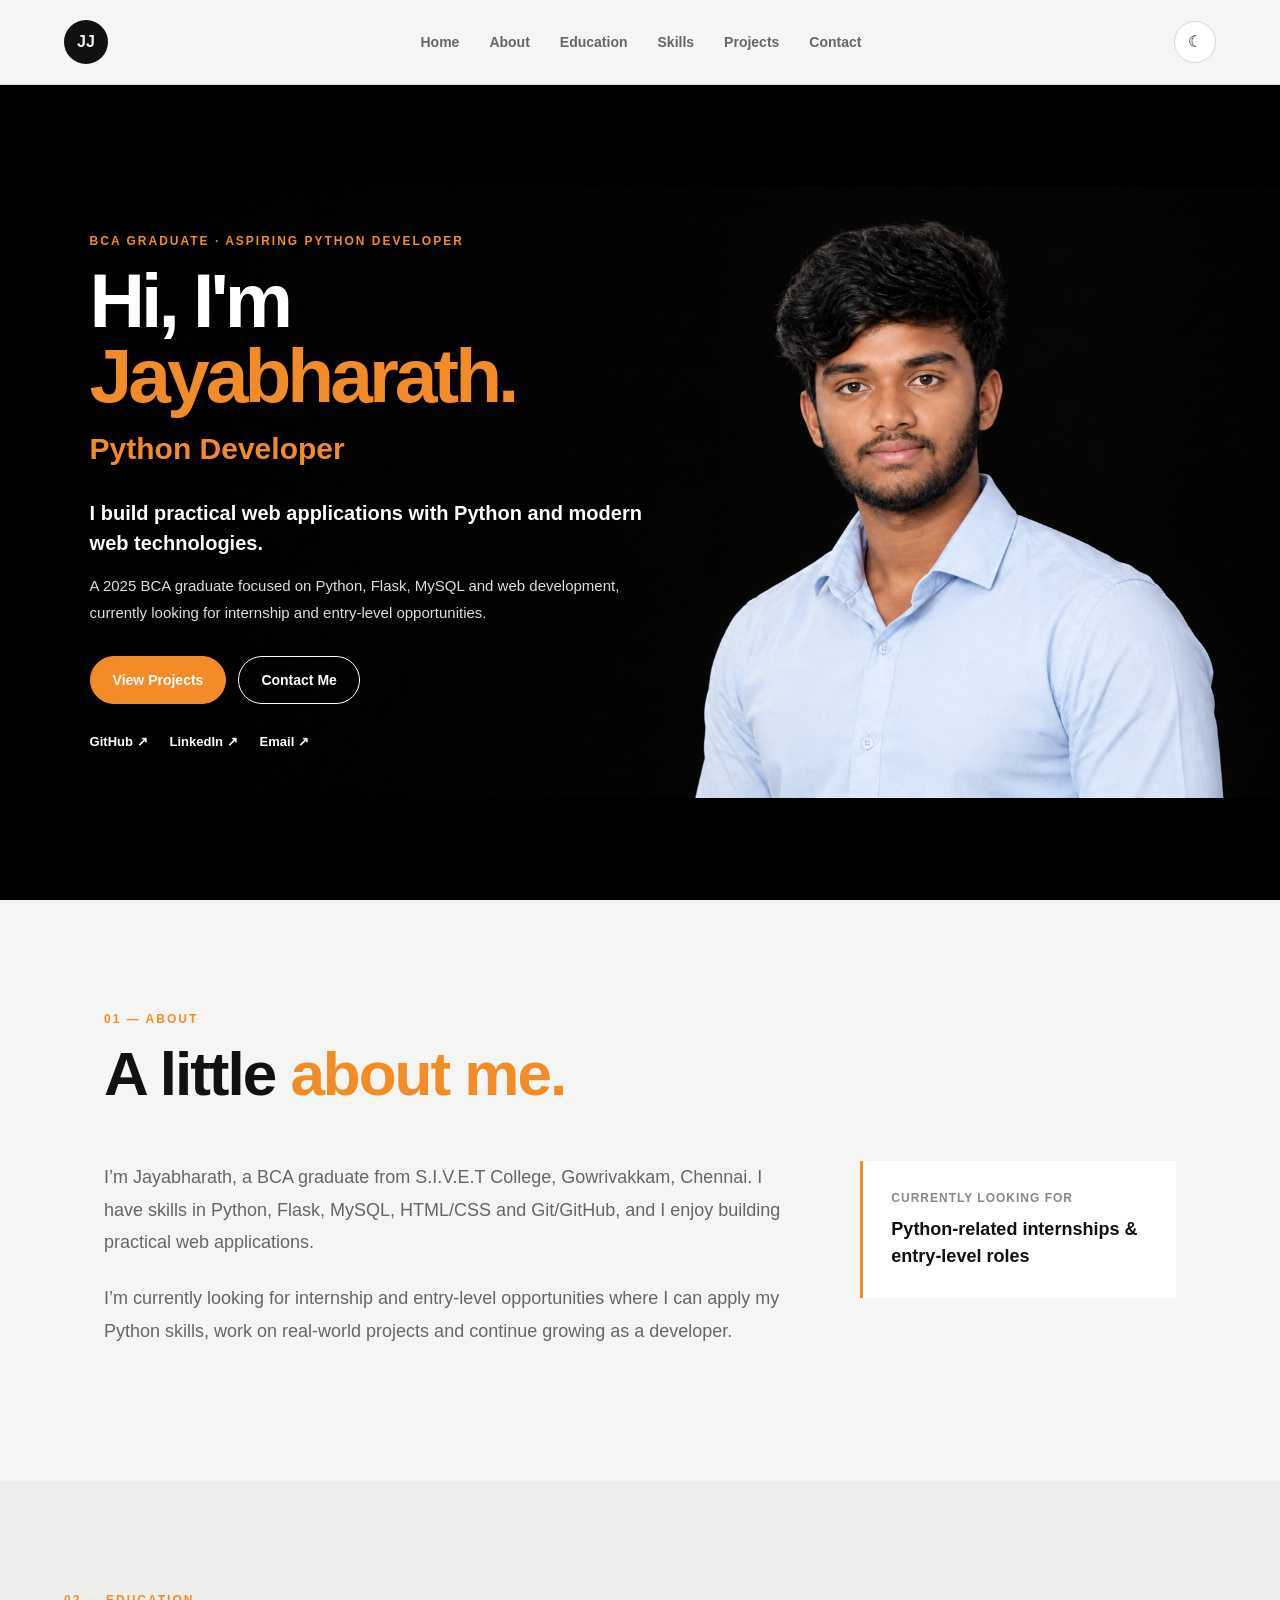
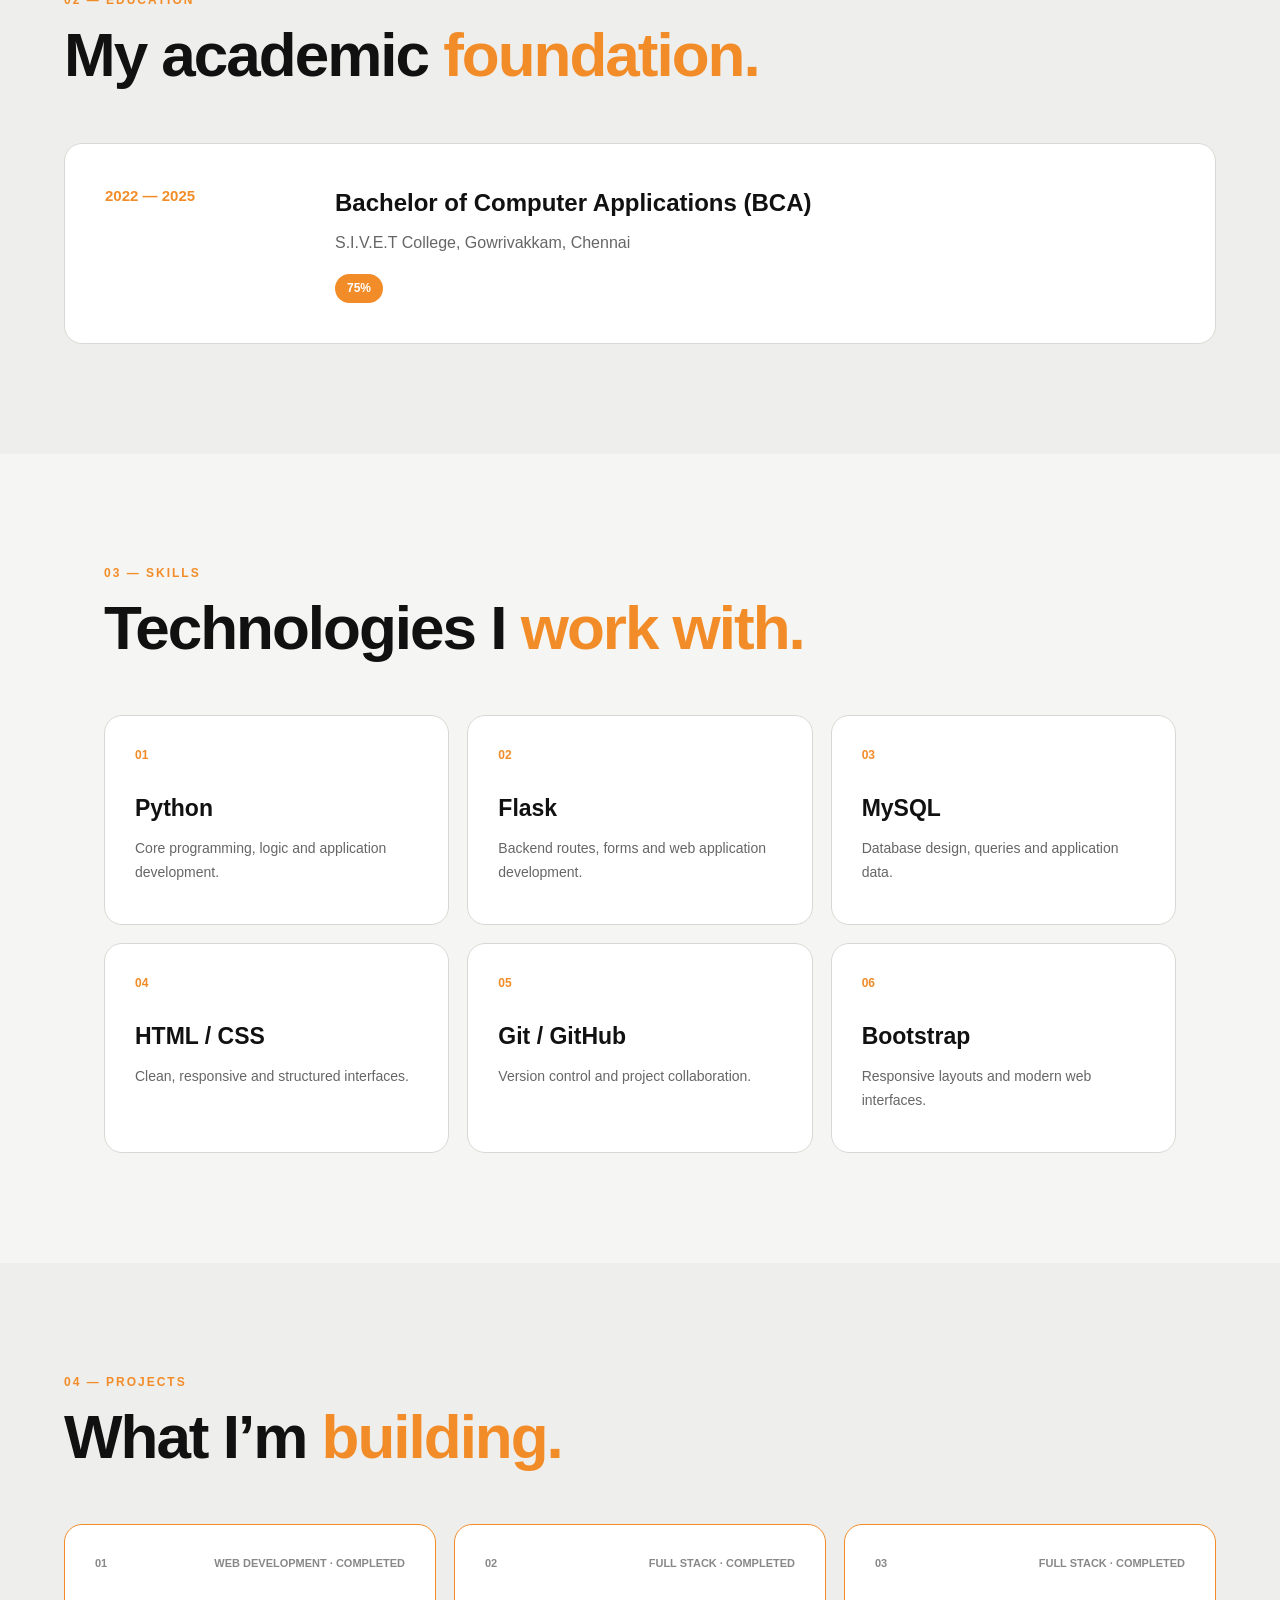
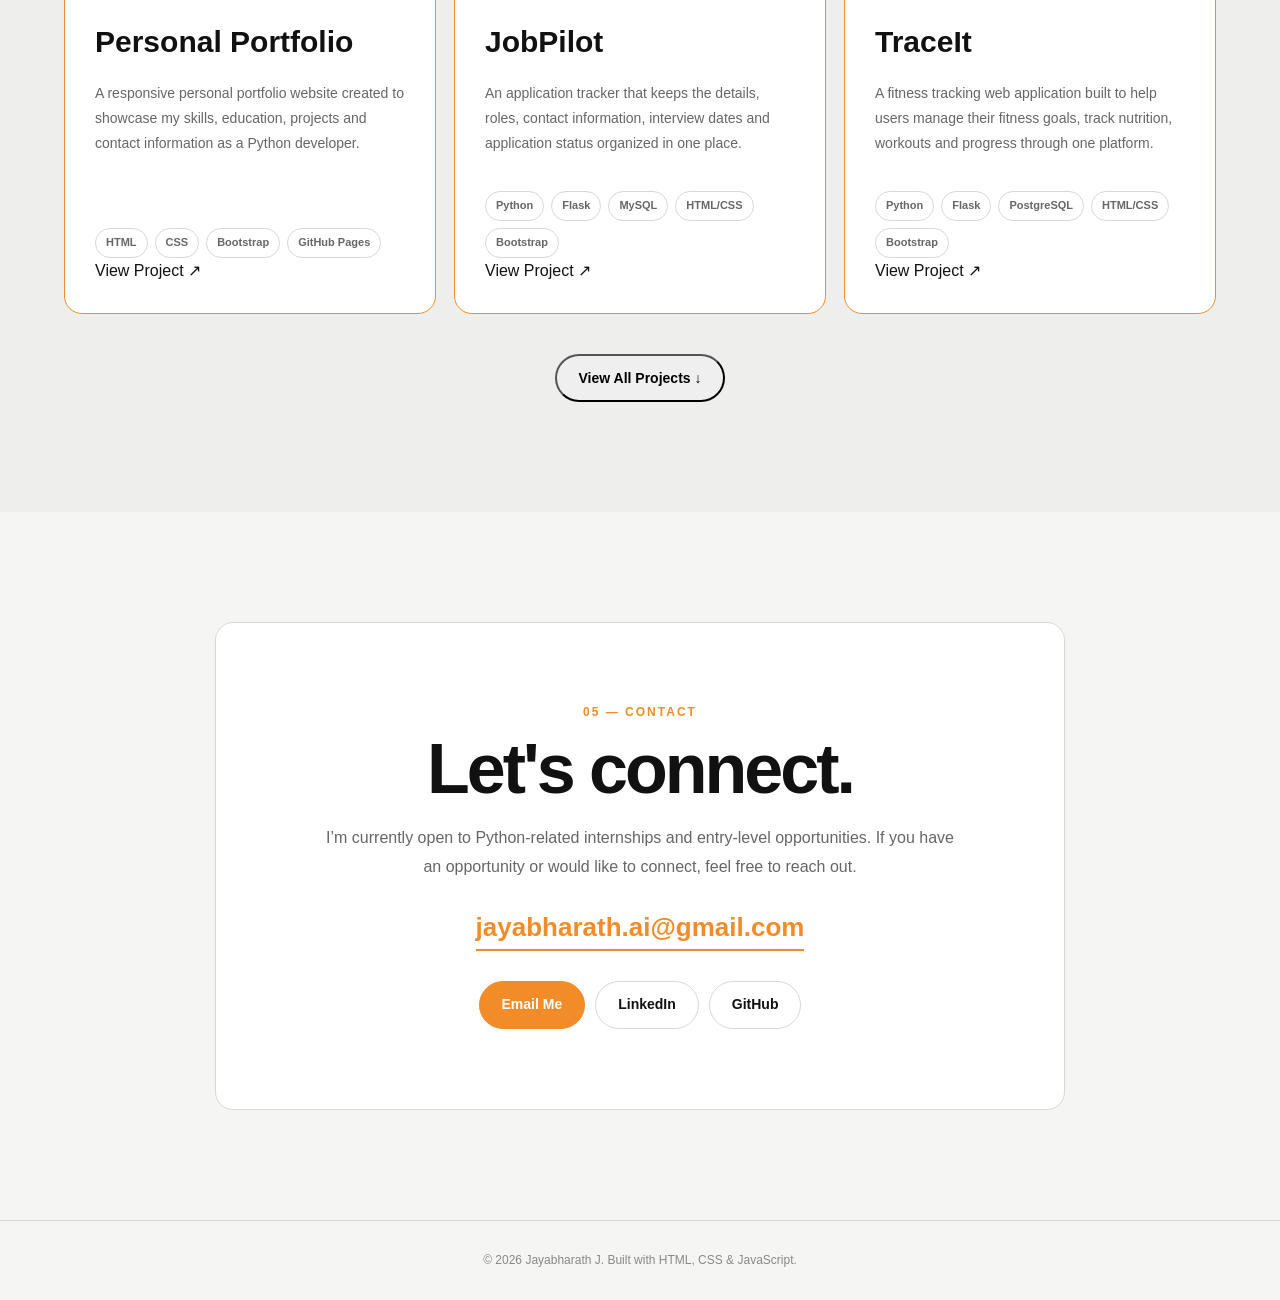
<file: index.html>
<!DOCTYPE html>
<html lang="en">

<head>

    <!-- ========================================
         DOCUMENT SETUP
    ======================================== -->

    <meta charset="UTF-8">

    <meta
        name="viewport"
        content="width=device-width, initial-scale=1.0"
    >

    <meta
        name="description"
        content="Jayabharath J — BCA graduate and aspiring Python developer."
    >

    <title>Jayabharath J | Portfolio</title>

    <link
        rel="icon"
        type="image/png"
        href="images/icons8-portfolio-64.png"
    >

    <link
        rel="stylesheet"
        href="style.css"
    >

</head>


<body>

    <!-- ========================================
         NAVIGATION
    ======================================== -->

    <header class="navbar">

        <a
            href="#home"
            class="logo"
        >
            JJ
        </a>


        <nav id="nav">

            <a href="#home">
                Home
            </a>

            <a href="#about">
                About
            </a>

            <a href="#education">
                Education
            </a>

            <a href="#skills">
                Skills
            </a>

            <a href="#projects">
                Projects
            </a>

            <a href="#contact">
                Contact
            </a>

        </nav>


        <div class="nav-actions">

            <button
                id="themeToggle"
                aria-label="Toggle theme"
            >
                ☾
            </button>


            <button
                id="menuToggle"
                class="menu-btn"
                aria-label="Open menu"
            >
                ☰
            </button>

        </div>

    </header>


    <!-- ========================================
         MAIN CONTENT
    ======================================== -->

    <main>


        <!-- ========================================
             HOME / HERO
        ======================================== -->

        <section
            id="home"
            class="hero"
        >

            <div class="hero-overlay"></div>


            <div class="hero-content reveal">

                <p class="eyebrow">
                    BCA Graduate · Aspiring Python Developer
                </p>


                <h1>

                    Hi, I'm

                    <span>
                        Jayabharath.
                    </span>

                </h1>


                <p class="hero-role">
                    Python Developer
                </p>


                <p class="hero-subtitle">
                    I build practical web applications with Python
                    and modern web technologies.
                </p>


                <p class="hero-text">
                    A 2025 BCA graduate focused on Python, Flask,
                    MySQL and web development, currently looking
                    for internship and entry-level opportunities.
                </p>


                <div class="hero-actions">

                    <a
                        class="btn primary"
                        href="#projects"
                    >
                        View Projects
                    </a>


                    <a
                        class="btn secondary"
                        href="#contact"
                    >
                        Contact Me
                    </a>

                </div>


                <div class="social-row">

                    <a
                        href="https://github.com/jayabharath-j"
                        target="_blank"
                        rel="noopener noreferrer"
                    >
                        GitHub ↗
                    </a>


                    <a
                        href="https://www.linkedin.com/in/mejayabharath/"
                        target="_blank"
                        rel="noopener noreferrer"
                    >
                        LinkedIn ↗
                    </a>


                    <a
                        href="mailto:jayabharath.ai@gmail.com"
                    >
                        Email ↗
                    </a>

                </div>

            </div>

        </section>


        <!-- ========================================
             ABOUT
        ======================================== -->

        <section
            id="about"
            class="section"
        >

            <div class="section-heading reveal">

                <p class="eyebrow">
                    01 — About
                </p>


                <h2>
                    A little
                    <span>about me.</span>
                </h2>

            </div>


            <div class="about-layout">

                <div class="about-copy reveal">

                    <p>
                        I’m Jayabharath, a BCA graduate from
                        S.I.V.E.T College, Gowrivakkam, Chennai.
                        I have skills in Python, Flask, MySQL,
                        HTML/CSS and Git/GitHub, and I enjoy
                        building practical web applications.
                    </p>


                    <p>
                        I’m currently looking for internship and
                        entry-level opportunities where I can apply
                        my Python skills, work on real-world projects
                        and continue growing as a developer.
                    </p>

                </div>


                <div class="about-note reveal">

                    <span>
                        Currently looking for
                    </span>


                    <strong>
                        Python-related internships &
                        entry-level roles
                    </strong>

                </div>

            </div>

        </section>


        <!-- ========================================
             EDUCATION
        ======================================== -->

        <section
            id="education"
            class="section soft"
        >

            <div class="section-heading reveal">

                <p class="eyebrow">
                    02 — Education
                </p>


                <h2>
                    My academic
                    <span>foundation.</span>
                </h2>

            </div>


            <div class="education-card reveal">

                <div class="education-year">
                    2022 — 2025
                </div>


                <div>

                    <h3>
                        Bachelor of Computer Applications (BCA)
                    </h3>


                    <p>
                        S.I.V.E.T College,
                        Gowrivakkam, Chennai
                    </p>


                    <span class="education-result">
                        75%
                    </span>

                </div>

            </div>

        </section>


        <!-- ========================================
             SKILLS
        ======================================== -->

        <section
            id="skills"
            class="section"
        >

            <div class="section-heading reveal">

                <p class="eyebrow">
                    03 — Skills
                </p>


                <h2>
                    Technologies I
                    <span>work with.</span>
                </h2>

            </div>


            <div class="skills-grid">


                <div class="skill-card reveal">

                    <span>01</span>

                    <h3>
                        Python
                    </h3>

                    <p>
                        Core programming, logic and
                        application development.
                    </p>

                </div>


                <div class="skill-card reveal">

                    <span>02</span>

                    <h3>
                        Flask
                    </h3>

                    <p>
                        Backend routes, forms and
                        web application development.
                    </p>

                </div>


                <div class="skill-card reveal">

                    <span>03</span>

                    <h3>
                        MySQL
                    </h3>

                    <p>
                        Database design, queries and
                        application data.
                    </p>

                </div>


                <div class="skill-card reveal">

                    <span>04</span>

                    <h3>
                        HTML / CSS
                    </h3>

                    <p>
                        Clean, responsive and
                        structured interfaces.
                    </p>

                </div>


                <div class="skill-card reveal">

                    <span>05</span>

                    <h3>
                        Git / GitHub
                    </h3>

                    <p>
                        Version control and
                        project collaboration.
                    </p>

                </div>


                <div class="skill-card reveal">

                    <span>06</span>

                    <h3>
                        Bootstrap
                    </h3>

                    <p>
                        Responsive layouts and
                        modern web interfaces.
                    </p>

                </div>

            </div>

        </section>


        <!-- ========================================
             PROJECTS
        ======================================== -->

        <section
            id="projects"
            class="section soft"
        >

            <div class="section-heading reveal">

                <p class="eyebrow">
                    04 — Projects
                </p>


                <h2>
                    What I’m
                    <span>building.</span>
                </h2>

            </div>


            <div class="projects-grid">


                <!-- ========================================
                     PROJECT 01 — PERSONAL PORTFOLIO
                ======================================== -->

                <article
                    class="project-card featured reveal"
                >

                    <div class="project-meta">

                        <span>
                            01
                        </span>

                        <span>
                            Web Development · Completed
                        </span>

                    </div>


                    <h3>
                        Personal Portfolio
                    </h3>


                    <p>
                        A responsive personal portfolio website
                        created to showcase my skills, education,
                        projects and contact information as a
                        Python developer.
                    </p>


                    <div class="tags">

                        <span>HTML</span>
                        <span>CSS</span>
                        <span>Bootstrap</span>
                        <span>GitHub Pages</span>

                    </div>


                    <a
                        class="project-link"
                        href="https://github.com/jayabharath-j/portfolio"
                        target="_blank"
                        rel="noopener noreferrer"
                    >
                        View Project ↗
                    </a>

                </article>


                <!-- ========================================
                     PROJECT 02 — JOBPILOT
                ======================================== -->

                <article
                    class="project-card featured reveal"
                >

                    <div class="project-meta">

                        <span>
                            02
                        </span>

                        <span>
                            Full Stack · Completed
                        </span>

                    </div>


                    <h3>
                        JobPilot
                    </h3>


                    <p>
                        An application tracker
                        that keeps the details, roles, contact
                        information, interview dates and application
                        status organized in one place.
                    </p>


                    <div class="tags">

                        <span>Python</span>
                        <span>Flask</span>
                        <span>MySQL</span>
                        <span>HTML/CSS</span>
                        <span>Bootstrap</span>

                    </div>


                    <a
                        class="project-link"
                        href="https://github.com/jayabharath-j/JobPilot"
                        target="_blank"
                        rel="noopener noreferrer"
                    >
                        
                        View Project ↗
                    </a>

                </article>


                <!-- ========================================
                     PROJECT 03 — TRACEIT
                ======================================== -->

                <article
                    class="project-card featured reveal"
                >

                    <div class="project-meta">

                        <span>
                            03
                        </span>

                        <span>
                            Full Stack · Completed
                        </span>

                    </div>


                    <h3>
                        TraceIt
                    </h3>


                    <p>
                        A fitness tracking web application built
                        to help users manage their fitness goals,
                        track nutrition, workouts and progress
                        through one platform.
                    </p>


                    <div class="tags">

                        <span>Python</span>
                        <span>Flask</span>
                        <span>PostgreSQL</span>
                        <span>HTML/CSS</span>
                        <span>Bootstrap</span>

                    </div>


                    <a
                        class="project-link"
                        href="https://github.com/jayabharath-j/TraceIt"
                        target="_blank"
                        rel="noopener noreferrer"
                    >
                        View Project ↗
                    </a>

                </article>


                <!-- ========================================
                     ADDITIONAL PROJECTS
                ======================================== -->

                <div
                    id="additionalProjects"
                    class="additional-projects"
                    style="display: none;"
                >


                    <!-- PROJECT 04 — PASSWORD GENERATOR -->

                    <article
                        class="project-card reveal"
                    >

                        <div class="project-meta">

                            <span>
                                04
                            </span>

                            <span>
                                Python Project
                            </span>

                        </div>


                        <h3>
                            Password Generator
                        </h3>


                        <p>
                            A Python project that generates random
                            passwords based on the selected
                            requirements.
                        </p>


                        <div class="tags">

                            <span>Python</span>

                        </div>


                        <a
                            class="project-link"
                            href="https://github.com/jayabharath-j/password-generator"
                            target="_blank"
                            rel="noopener noreferrer"
                        >
                            View Project ↗
                        </a>

                    </article>


                    <!-- PROJECT 05 — NUMBER GUESSER -->

                    <article
                        class="project-card reveal"
                    >

                        <div class="project-meta">

                            <span>
                                05
                            </span>

                            <span>
                                Flask · Web App
                            </span>

                        </div>


                        <h3>
                            Number Guesser
                        </h3>


                        <p>
                            A simple number guessing web application
                            built with Flask and Python.
                        </p>


                        <div class="tags">

                            <span>Python</span>
                            <span>Flask</span>
                            <span>HTML/CSS</span>

                        </div>


                        <a
                            class="project-link"
                            href="https://github.com/jayabharath-j/Number_Guesser_using_Flask"
                            target="_blank"
                            rel="noopener noreferrer"
                        >
                            View Project ↗
                        </a>

                    </article>


                    <!-- PROJECT 06 — SELENIUM CLICKER BOT -->

                    <article
                        class="project-card reveal"
                    >

                        <div class="project-meta">

                            <span>
                                06
                            </span>

                            <span>
                                Automation
                            </span>

                        </div>


                        <h3>
                            Selenium Clicker Bot
                        </h3>


                        <p>
                            A Python automation project that uses
                            Selenium to interact with web elements
                            automatically.
                        </p>


                        <div class="tags">

                            <span>Python</span>
                            <span>Selenium</span>

                        </div>


                        <a
                            class="project-link"
                            href="https://github.com/jayabharath-j/selenium-clicker-bot"
                            target="_blank"
                            rel="noopener noreferrer"
                        >
                            View Project ↗
                        </a>

                    </article>


                    <!-- PROJECT 07 — MILES TO KM CONVERTER -->

                    <article
                        class="project-card reveal"
                    >

                        <div class="project-meta">

                            <span>
                                07
                            </span>

                            <span>
                                Python Project
                            </span>

                        </div>


                        <h3>
                            Miles to KM Converter
                        </h3>


                        <p>
                            A simple Python application that converts
                            distance from miles to kilometers.
                        </p>


                        <div class="tags">

                            <span>Python</span>

                        </div>


                        <a
                            class="project-link"
                            href="https://github.com/jayabharath-j/miles_to_km_converter"
                            target="_blank"
                            rel="noopener noreferrer"
                        >
                            View Project ↗
                        </a>

                    </article>


                    <!-- PROJECT 08 — ROSHAMBO -->

                    <article
                        class="project-card reveal"
                    >

                        <div class="project-meta">

                            <span>
                                08
                            </span>

                            <span>
                                Python Game
                            </span>

                        </div>


                        <h3>
                            Roshambo Game
                        </h3>


                        <p>
                            A Python-based rock, paper and scissors
                            game played against the computer.
                        </p>


                        <div class="tags">

                            <span>Python</span>

                        </div>


                        <a
                            class="project-link"
                            href="https://github.com/jayabharath-j/roshambo-game"
                            target="_blank"
                            rel="noopener noreferrer"
                        >
                            View Project ↗
                        </a>

                    </article>


                    <!-- PROJECT 09 — DICE ROLLER -->

                    <article
                        class="project-card reveal"
                    >

                        <div class="project-meta">

                            <span>
                                09
                            </span>

                            <span>
                                Python Project
                            </span>

                        </div>


                        <h3>
                            Dice Roller
                        </h3>


                        <p>
                            A simple Python project that simulates
                            rolling dice and generates random results.
                        </p>


                        <div class="tags">

                            <span>Python</span>

                        </div>


                        <a
                            class="project-link"
                            href="https://github.com/jayabharath-j/Dice-Roller"
                            target="_blank"
                            rel="noopener noreferrer"
                        >
                            View Project ↗
                        </a>

                    </article>


                </div>

            </div>


            <!-- ========================================
                 VIEW ALL PROJECTS BUTTON
            ======================================== -->

            <div
                class="projects-toggle-wrap"
                style="text-align: center; margin-top: 40px;"
            >

                <button
                    id="projectsToggle"
                    class="btn secondary"
                    type="button"
                >
                    View All Projects ↓
                </button>

            </div>


        </section>


        <!-- ========================================
             CONTACT
        ======================================== -->

        <section
            id="contact"
            class="section contact"
        >

            <div class="contact-box reveal">

                <p class="eyebrow">
                    05 — Contact
                </p>


                <h2>
                    Let's connect.
                </h2>


                <p>
                    I’m currently open to Python-related internships
                    and entry-level opportunities. If you have an
                    opportunity or would like to connect, feel free
                    to reach out.
                </p>


                <a
                    class="email"
                    href="mailto:jayabharath.ai@gmail.com"
                >
                    jayabharath.ai@gmail.com
                </a>


                <div class="contact-links">

                    <a
                        class="btn primary"
                        href="mailto:jayabharath.ai@gmail.com"
                    >
                        Email Me
                    </a>


                    <a
                        class="btn secondary"
                        href="https://www.linkedin.com/in/mejayabharath/"
                        target="_blank"
                        rel="noopener noreferrer"
                    >
                        LinkedIn
                    </a>


                    <a
                        class="btn secondary"
                        href="https://github.com/jayabharath-j"
                        target="_blank"
                        rel="noopener noreferrer"
                    >
                        GitHub
                    </a>

                </div>

            </div>

        </section>

    </main>


    <!-- ========================================
         FOOTER
    ======================================== -->

    <footer>

        <p>
            © 2026 Jayabharath J.
            Built with HTML, CSS & JavaScript.
        </p>

    </footer>


    <!-- ========================================
         JAVASCRIPT
    ======================================== -->

    <script src="script.js"></script>


    <!-- ========================================
         PROJECTS TOGGLE
    ======================================== -->

    <script>

        const projectsToggle =
            document.getElementById("projectsToggle");

        const additionalProjects =
            document.getElementById("additionalProjects");


        projectsToggle.addEventListener("click", function () {

            if (additionalProjects.style.display === "none") {

                additionalProjects.style.display = "contents";

                projectsToggle.textContent =
                    "Show Less ↑";

            } else {

                additionalProjects.style.display = "none";

                projectsToggle.textContent =
                    "View All Projects ↓";

            }

        });

    </script>

</body>

</html>
</file>
<file: style.css>
/* ========================================
   1. CSS VARIABLES
======================================== */

:root {

    --bg: #f5f5f3;
    --surface: #ffffff;
    --surface-soft: #eeeeec;

    --text: #111111;
    --text-light: #666666;
    --text-muted: #888888;

    --border: #d8d8d4;

    --orange: #f28c28;

    --radius: 18px;

    --max-width: 1200px;

    --transition: 0.3s ease;
}


/* ========================================
   DARK MODE
======================================== */

body.dark {

    --bg: #0b0b0b;
    --surface: #151515;
    --surface-soft: #111111;

    --text: #f5f5f5;
    --text-light: #b5b5b5;
    --text-muted: #888888;

    --border: #292929;
}


/* ========================================
   2. RESET
======================================== */

* {

    margin: 0;

    padding: 0;

    box-sizing: border-box;
}


html {

    scroll-behavior: smooth;
}


body {

    font-family:
        Arial,
        Helvetica,
        sans-serif;

    background: var(--bg);

    color: var(--text);

    line-height: 1.6;

    transition:
        background var(--transition),
        color var(--transition);
}


a {

    color: inherit;

    text-decoration: none;
}


button {

    font: inherit;
}


img {

    max-width: 100%;

    display: block;
}


/* ========================================
   3. NAVIGATION
======================================== */

.navbar {

    position: sticky;

    top: 0;

    z-index: 1000;

    width: 100%;

    display: flex;

    align-items: center;

    justify-content: space-between;

    padding: 20px 5%;

    background: var(--bg);

    border-bottom:
        1px solid var(--border);
}


.logo {

    width: 44px;

    height: 44px;

    display: flex;

    align-items: center;

    justify-content: center;

    border-radius: 50%;

    background: var(--text);

    color: var(--bg);

    font-size: 16px;

    font-weight: 800;
}


nav {

    display: flex;

    align-items: center;

    gap: 30px;
}


nav a {

    color: var(--text-light);

    font-size: 14px;

    font-weight: 600;

    transition:
        color var(--transition);
}


nav a:hover {

    color: var(--orange);
}


.nav-actions {

    display: flex;

    align-items: center;

    gap: 10px;
}


#themeToggle,
.menu-btn {

    width: 42px;

    height: 42px;

    border: 1px solid var(--border);

    border-radius: 50%;

    background: var(--surface);

    color: var(--text);

    cursor: pointer;

    transition:
        background var(--transition),
        color var(--transition);
}


#themeToggle:hover,
.menu-btn:hover {

    background: var(--text);

    color: var(--bg);
}


.menu-btn {

    display: none;
}


/* ========================================
   4. COMMON SECTIONS
======================================== */

.section {

    width: 100%;

    max-width: var(--max-width);

    margin: 0 auto;

    padding: 110px 5%;
}


.section.soft {

    max-width: none;

    padding-left: 5%;

    padding-right: 5%;

    background: var(--surface-soft);
}


.section-heading {

    max-width: 700px;

    margin-bottom: 55px;
}


.eyebrow {

    margin-bottom: 12px;

    color: var(--orange);

    font-size: 12px;

    font-weight: 700;

    letter-spacing: 2px;

    text-transform: uppercase;
}


.section-heading h2 {

    font-size:
        clamp(36px, 5vw, 62px);

    line-height: 1.05;

    letter-spacing: -2px;
}


.section-heading h2 span {

    color: var(--orange);
}


/* ========================================
   5. HERO
======================================== */

.hero {

    position: relative;

    width: 100%;

    min-height:
        calc(100vh - 85px);

    display: flex;

    align-items: center;

    overflow: hidden;

    background-image:
        url("images/profile.png");

    background-size: 90% auto;

    background-position: right center;

    background-repeat: no-repeat;

    background-color: #000;
}


/* ========================================
   HERO OVERLAY
======================================== */

.hero-overlay {

    position: absolute;

    inset: 0;

    background:
        linear-gradient(
            90deg,
            rgba(0, 0, 0, 0.12) 0%,
            rgba(0, 0, 0, 0) 70%
        );

    pointer-events: none;
}


/* ========================================
   HERO CONTENT
======================================== */

.hero-content {

    position: relative;

    z-index: 2;

    width: 50%;

    max-width: 650px;

    margin-left: 7%;

    padding: 80px 0;

    color: #ffffff;
}


.hero .eyebrow {

    color: var(--orange);
}


/* ========================================
   HERO TITLE
======================================== */

.hero h1 {

    margin-bottom: 12px;

    font-size:
        clamp(48px, 6vw, 82px);

    line-height: 0.98;

    letter-spacing: -4px;

    font-weight: 800;

    color: #ffffff;
}


.hero h1 span {

    display: block;

    color: var(--orange);
}


/* ========================================
   HERO ROLE
======================================== */

.hero-role {

    margin-bottom: 25px;

    color: var(--orange);

    font-size:
        clamp(20px, 2.5vw, 30px);

    font-weight: 700;
}


/* ========================================
   HERO SUBTITLE
======================================== */

.hero-subtitle {

    max-width: 570px;

    margin-bottom: 14px;

    color: #ffffff;

    font-size: 20px;

    line-height: 1.5;

    font-weight: 600;
}


/* ========================================
   HERO DESCRIPTION
======================================== */

.hero-text {

    max-width: 560px;

    margin-bottom: 30px;

    color: #dddddd;

    font-size: 15px;

    line-height: 1.8;
}


/* ========================================
   HERO BUTTONS
======================================== */

.hero-actions {

    display: flex;

    flex-wrap: wrap;

    gap: 12px;

    margin-bottom: 28px;
}


.btn {

    min-height: 48px;

    display: inline-flex;

    align-items: center;

    justify-content: center;

    padding: 0 22px;

    border-radius: 999px;

    font-size: 14px;

    font-weight: 700;

    transition:
        transform var(--transition),
        background var(--transition),
        color var(--transition);
}


.btn:hover {

    transform: translateY(-2px);
}


.hero .btn.primary {

    background: var(--orange);

    color: #ffffff;

    border: 1px solid var(--orange);
}


.hero .btn.secondary {

    background: transparent;

    color: #ffffff;

    border: 1px solid #ffffff;
}


.hero .btn.secondary:hover {

    background: #ffffff;

    color: #111111;
}


/* ========================================
   HERO SOCIAL LINKS
======================================== */

.social-row {

    display: flex;

    flex-wrap: wrap;

    gap: 22px;
}


.hero .social-row a {

    color: #ffffff;

    font-size: 13px;

    font-weight: 600;

    transition:
        color var(--transition);
}


.hero .social-row a:hover {

    color: var(--orange);
}


/* ========================================
   6. ABOUT
======================================== */

.about-layout {

    display: grid;

    grid-template-columns:
        1.5fr
        0.7fr;

    gap: 80px;

    align-items: start;
}


.about-copy {

    max-width: 700px;
}


.about-copy p {

    margin-bottom: 24px;

    color: var(--text-light);

    font-size: 18px;

    line-height: 1.8;
}


.about-note {

    padding: 28px;

    border-left:
        3px solid var(--orange);

    background: var(--surface);
}


.about-note span {

    display: block;

    margin-bottom: 8px;

    color: var(--text-muted);

    font-size: 12px;

    font-weight: 700;

    text-transform: uppercase;

    letter-spacing: 1px;
}


.about-note strong {

    display: block;

    font-size: 18px;

    line-height: 1.5;
}


/* ========================================
   7. EDUCATION
======================================== */

.education-card {

    display: grid;

    grid-template-columns:
        180px
        1fr;

    gap: 50px;

    padding: 40px;

    background: var(--surface);

    border:
        1px solid var(--border);

    border-radius: var(--radius);
}


.education-year {

    color: var(--orange);

    font-size: 15px;

    font-weight: 700;
}


.education-card h3 {

    margin-bottom: 8px;

    font-size: 24px;
}


.education-card p {

    margin-bottom: 18px;

    color: var(--text-light);
}


.education-result {

    display: inline-block;

    padding: 5px 12px;

    border-radius: 999px;

    background: var(--orange);

    color: #ffffff;

    font-size: 12px;

    font-weight: 700;
}


/* ========================================
   8. SKILLS
======================================== */

.skills-grid {

    display: grid;

    grid-template-columns:
        repeat(3, 1fr);

    gap: 18px;
}


.skill-card {

    min-height: 210px;

    padding: 30px;

    background: var(--surface);

    border:
        1px solid var(--border);

    border-radius: var(--radius);

    transition:
        transform var(--transition),
        border var(--transition);
}


.skill-card:hover {

    transform: translateY(-5px);

    border-color: var(--orange);
}


.skill-card > span {

    display: block;

    margin-bottom: 25px;

    color: var(--orange);

    font-size: 12px;

    font-weight: 700;
}


.skill-card h3 {

    margin-bottom: 10px;

    font-size: 23px;
}


.skill-card p {

    color: var(--text-light);

    font-size: 14px;

    line-height: 1.7;
}


/* ========================================
   9. PROJECTS
======================================== */

.projects-grid {

    display: grid;

    grid-template-columns:
        repeat(3, 1fr);

    gap: 18px;
}


.project-card {

    min-height: 390px;

    padding: 30px;

    display: flex;

    flex-direction: column;

    background: var(--surface);

    border:
        1px solid var(--border);

    border-radius: var(--radius);

    transition:
        transform var(--transition),
        border var(--transition);
}


.project-card:hover {

    transform: translateY(-5px);

    border-color: var(--orange);
}


.project-card.featured {

    border-color: var(--orange);
}


.project-meta {

    display: flex;

    align-items: center;

    justify-content: space-between;

    gap: 10px;

    margin-bottom: 45px;

    color: var(--text-muted);

    font-size: 11px;

    font-weight: 700;

    text-transform: uppercase;
}


.project-card h3 {

    margin-bottom: 15px;

    font-size: 30px;
}


.project-card p {

    color: var(--text-light);

    font-size: 14px;

    line-height: 1.8;
}


.tags {

    display: flex;

    flex-wrap: wrap;

    gap: 7px;

    margin-top: auto;

    padding-top: 25px;
}


.tags span {

    padding: 5px 10px;

    border:
        1px solid var(--border);

    border-radius: 999px;

    color: var(--text-light);

    font-size: 11px;

    font-weight: 600;
}


.status {

    margin-top: 18px;

    color: var(--orange);

    font-size: 11px;

    font-weight: 700;

    text-transform: uppercase;

    letter-spacing: 1px;
}


/* ========================================
   10. CONTACT
======================================== */

.contact {

    text-align: center;
}


.contact-box {

    max-width: 850px;

    margin: 0 auto;

    padding: 80px 30px;

    background: var(--surface);

    border:
        1px solid var(--border);

    border-radius: var(--radius);
}


.contact-box h2 {

    margin-bottom: 20px;

    font-size:
        clamp(40px, 6vw, 70px);

    line-height: 1;

    letter-spacing: -3px;
}


.contact-box > p:not(.eyebrow) {

    max-width: 650px;

    margin:
        0 auto 25px;

    color: var(--text-light);

    line-height: 1.8;
}


.email {

    display: inline-block;

    margin-bottom: 30px;

    color: var(--orange);

    font-size:
        clamp(18px, 3vw, 26px);

    font-weight: 700;

    border-bottom:
        2px solid var(--orange);
}


.contact-links {

    display: flex;

    justify-content: center;

    flex-wrap: wrap;

    gap: 10px;
}


.contact .btn.primary {

    background: var(--orange);

    color: #ffffff;

    border:
        1px solid var(--orange);
}


.contact .btn.secondary {

    background: transparent;

    color: var(--text);

    border:
        1px solid var(--border);
}


.contact .btn.secondary:hover {

    background: var(--orange);

    color: #ffffff;

    border-color: var(--orange);
}


/* ========================================
   11. FOOTER
======================================== */

footer {

    padding: 30px 5%;

    text-align: center;

    border-top:
        1px solid var(--border);

    color: var(--text-muted);

    font-size: 12px;
}


/* ========================================
   12. SCROLL REVEAL
======================================== */

.reveal {

    opacity: 0;

    transform: translateY(25px);

    transition:
        opacity 0.7s ease,
        transform 0.7s ease;
}


.reveal.visible {

    opacity: 1;

    transform: translateY(0);
}


/* ========================================
   13. TABLET
======================================== */

@media (max-width: 1000px) {

    nav {

        gap: 18px;
    }


    .hero-content {

        width: 55%;

        margin-left: 5%;
    }


    .skills-grid,
    .projects-grid {

        grid-template-columns:
            repeat(2, 1fr);
    }


    .about-layout {

        gap: 40px;
    }
}


/* ========================================
   14. MOBILE
======================================== */

@media (max-width: 760px) {

    /* NAVIGATION */

    .navbar {

        padding: 15px 5%;
    }


    nav {

        position: absolute;

        top: 75px;

        left: 5%;

        right: 5%;

        display: none;

        flex-direction: column;

        align-items: stretch;

        gap: 0;

        padding: 15px;

        background: var(--surface);

        border:
            1px solid var(--border);

        border-radius: var(--radius);
    }


    nav.active {

        display: flex;
    }


    nav a {

        padding: 12px;

        border-bottom:
            1px solid var(--border);
    }


    nav a:last-child {

        border-bottom: none;
    }


    .menu-btn {

        display: block;
    }


    /* HERO */

    .hero {

        min-height: 850px;

        align-items: flex-end;

        background-position: 65% center;
    }


    .hero-overlay {

        background:
            linear-gradient(
                90deg,
                rgba(0, 0, 0, 0.82) 0%,
                rgba(0, 0, 0, 0.30) 100%
            );
    }


    .hero-content {

        width: 90%;

        margin-left: 5%;

        padding: 60px 0;
    }


    .hero h1 {

        font-size: 50px;

        letter-spacing: -3px;
    }


    .hero-subtitle {

        font-size: 17px;
    }


    .hero-actions {

        flex-direction: column;

        align-items: stretch;
    }


    .hero-actions .btn {

        width: 100%;
    }


    /* SECTIONS */

    .section {

        padding: 80px 5%;
    }


    .section.soft {

        padding-left: 5%;

        padding-right: 5%;
    }


    .section-heading {

        margin-bottom: 40px;
    }


    .section-heading h2 {

        font-size: 42px;
    }


    /* ABOUT */

    .about-layout {

        grid-template-columns: 1fr;

        gap: 30px;
    }


    /* EDUCATION */

    .education-card {

        grid-template-columns: 1fr;

        gap: 20px;

        padding: 28px;
    }


    /* SKILLS */

    .skills-grid {

        grid-template-columns: 1fr;
    }


    /* PROJECTS */

    .projects-grid {

        grid-template-columns: 1fr;
    }


    .project-card {

        min-height: 350px;
    }


    /* CONTACT */

    .contact-box {

        padding: 60px 20px;
    }


    .contact-links {

        flex-direction: column;

        align-items: stretch;
    }


    .contact-links .btn {

        width: 100%;
    }
}


/* ========================================
   15. SMALL MOBILE
======================================== */

@media (max-width: 768px) {

    .hero {
        background-size: auto 70% !important;
        background-position: 90% bottom !important;
        background-repeat: no-repeat !important;
        background-color: #000 !important;
    }

    .hero-content {
        width: 100%;
        padding: 80px 35px 60px;
        position: relative;
        z-index: 2;
    }

    .hero h1 {
        font-size: 50px;
        line-height: 0.95;
        letter-spacing: -3px;
    }

    .hero-subtitle {
        font-size: 17px;
    }

    .hero-actions {
        flex-direction: column;
        align-items: stretch;
    }

    .hero-actions .btn {
        width: 100%;
    }

    .social-row {
        gap: 15px;
    }
 /* ========================================
   SECTION ALIGNMENT
======================================== */

.section {
    max-width: none;
    margin: 0 auto;
    padding-left: 5%;
    padding-right: 5%;
}

.section.soft {
    max-width: none;
    margin: 0 auto;
    padding-left: 5%;
    padding-right: 5%;
}
</file>
